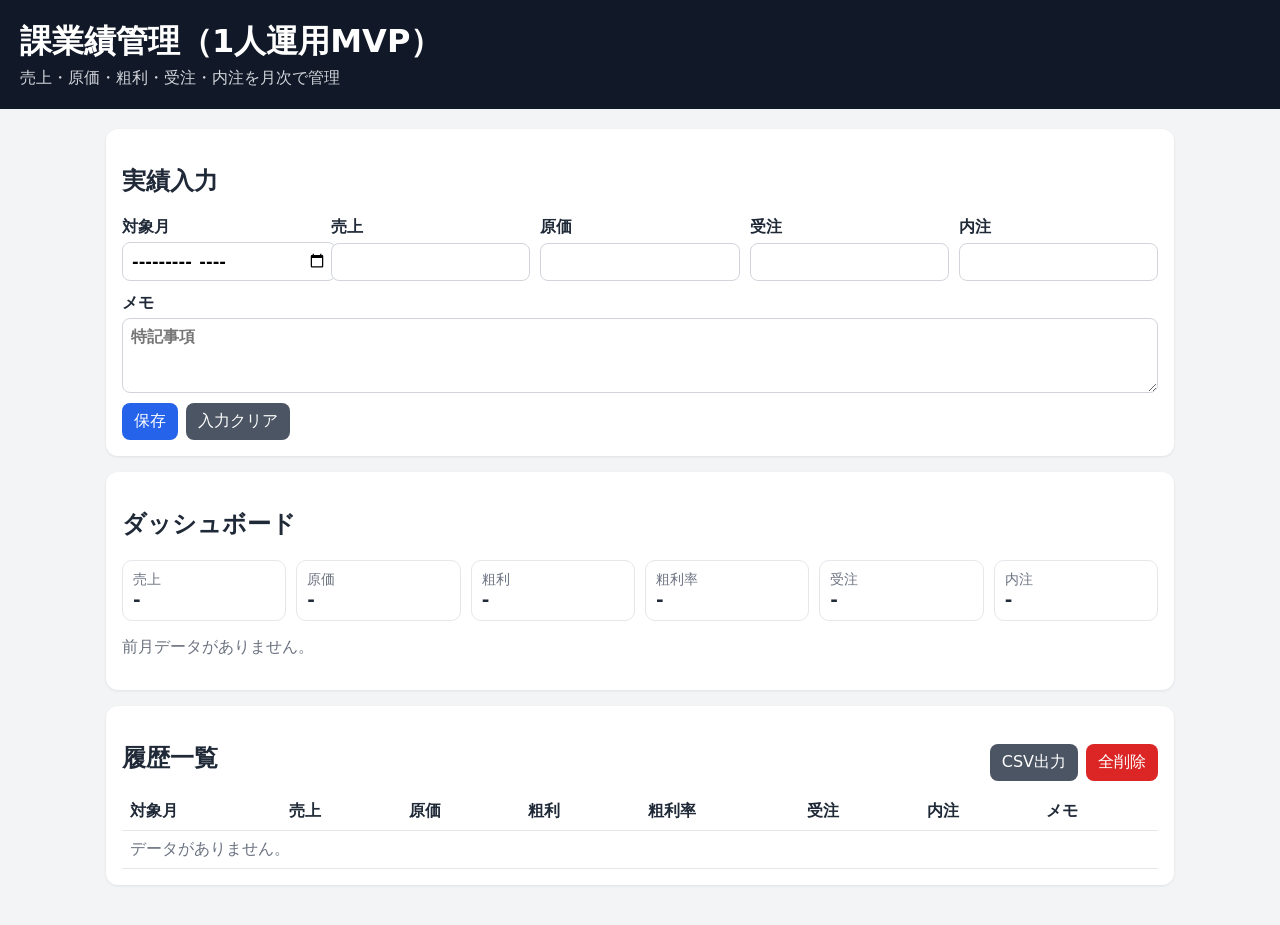
<file: app/index.html>
<!doctype html>
<html lang="ja">
  <head>
    <meta charset="UTF-8" />
    <meta name="viewport" content="width=device-width, initial-scale=1.0" />
    <title>課業績管理MVP</title>
    <link rel="stylesheet" href="./styles.css" />
  </head>
  <body>
    <header>
      <h1>課業績管理（1人運用MVP）</h1>
      <p>売上・原価・粗利・受注・内注を月次で管理</p>
    </header>

    <main>
      <section class="card">
        <h2>実績入力</h2>
        <form id="performance-form">
          <div class="grid">
            <label>
              対象月
              <input type="month" id="targetMonth" required />
            </label>
            <label>
              売上
              <input type="number" id="revenue" min="0" step="0.01" required />
            </label>
            <label>
              原価
              <input type="number" id="cost" min="0" step="0.01" required />
            </label>
            <label>
              受注
              <input type="number" id="ordersReceived" min="0" step="0.01" required />
            </label>
            <label>
              内注
              <input type="number" id="internalOrders" min="0" step="0.01" required />
            </label>
          </div>
          <label>
            メモ
            <textarea id="note" rows="3" placeholder="特記事項"></textarea>
          </label>
          <div class="actions">
            <button type="submit">保存</button>
            <button type="button" id="reset-button" class="secondary">入力クリア</button>
          </div>
        </form>
      </section>

      <section class="card" id="dashboard">
        <h2>ダッシュボード</h2>
        <div class="kpi-grid">
          <div><span>売上</span><strong id="dashRevenue">-</strong></div>
          <div><span>原価</span><strong id="dashCost">-</strong></div>
          <div><span>粗利</span><strong id="dashGrossProfit">-</strong></div>
          <div><span>粗利率</span><strong id="dashGrossMargin">-</strong></div>
          <div><span>受注</span><strong id="dashOrders">-</strong></div>
          <div><span>内注</span><strong id="dashInternal">-</strong></div>
        </div>
        <p id="comparison" class="muted">前月データがありません。</p>
      </section>

      <section class="card">
        <div class="history-header">
          <h2>履歴一覧</h2>
          <div class="actions">
            <button type="button" id="download-csv" class="secondary">CSV出力</button>
            <button type="button" id="clear-all" class="danger">全削除</button>
          </div>
        </div>
        <div class="table-wrap">
          <table>
            <thead>
              <tr>
                <th>対象月</th>
                <th>売上</th>
                <th>原価</th>
                <th>粗利</th>
                <th>粗利率</th>
                <th>受注</th>
                <th>内注</th>
                <th>メモ</th>
              </tr>
            </thead>
            <tbody id="history-body"></tbody>
          </table>
        </div>
      </section>
    </main>

    <script src="./app.js"></script>
  </body>
</html>
</file>
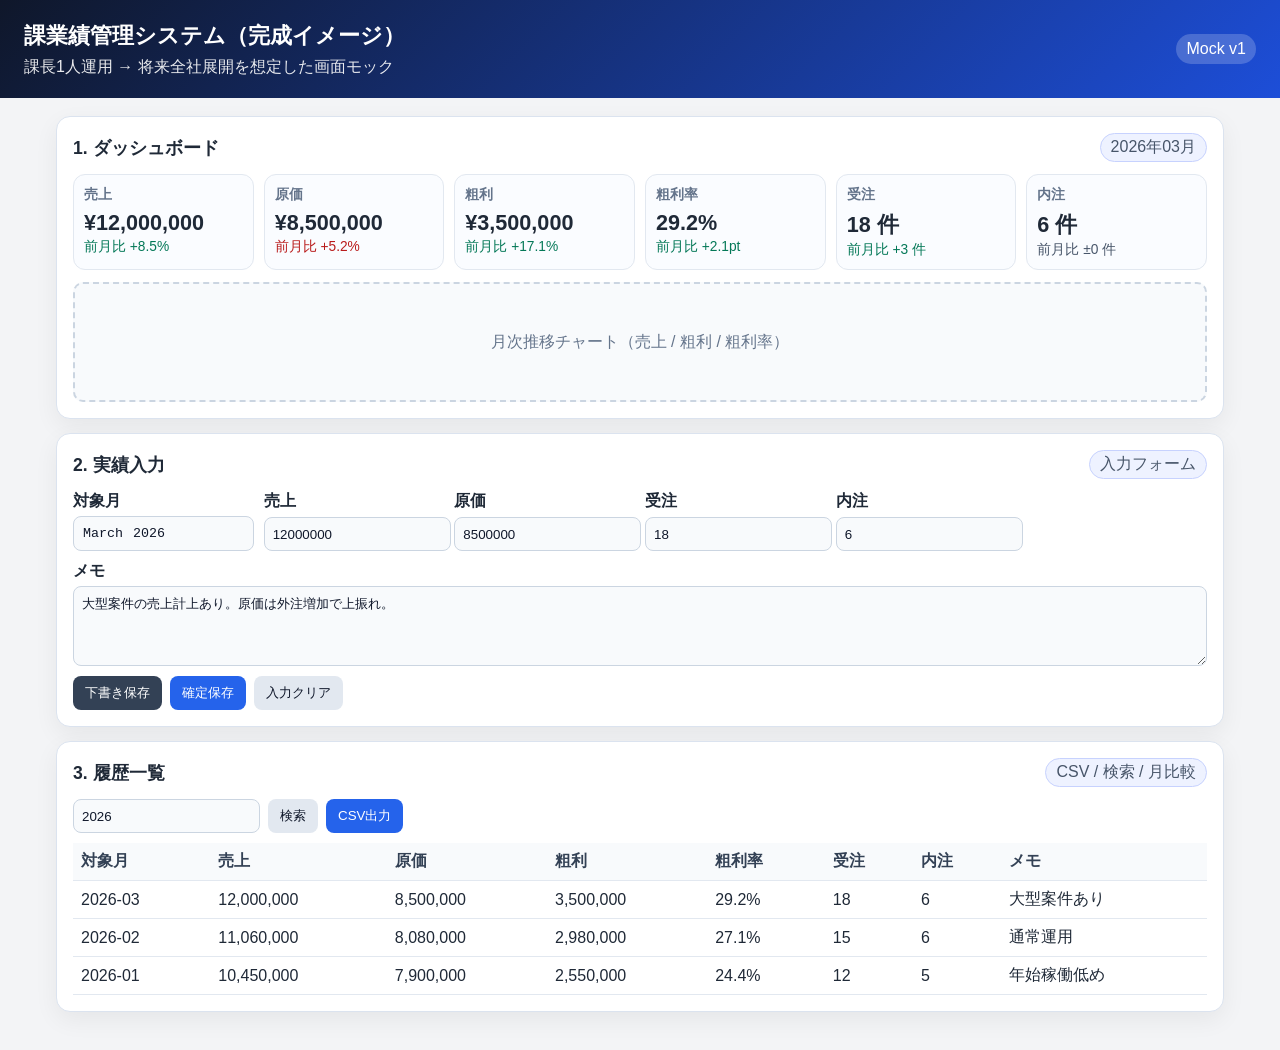
<file: app/mock.html>
<!doctype html>
<html lang="ja">
  <head>
    <meta charset="UTF-8" />
    <meta name="viewport" content="width=device-width, initial-scale=1.0" />
    <title>課業績管理 画面モック</title>
    <link rel="stylesheet" href="./mock.css" />
  </head>
  <body>
    <header class="topbar">
      <div>
        <h1>課業績管理システム（完成イメージ）</h1>
        <p>課長1人運用 → 将来全社展開を想定した画面モック</p>
      </div>
      <div class="badge">Mock v1</div>
    </header>

    <main>
      <section class="screen">
        <div class="screen-head">
          <h2>1. ダッシュボード</h2>
          <span>2026年03月</span>
        </div>

        <div class="kpi-grid">
          <article>
            <h3>売上</h3>
            <p class="value">¥12,000,000</p>
            <p class="delta plus">前月比 +8.5%</p>
          </article>
          <article>
            <h3>原価</h3>
            <p class="value">¥8,500,000</p>
            <p class="delta minus">前月比 +5.2%</p>
          </article>
          <article>
            <h3>粗利</h3>
            <p class="value">¥3,500,000</p>
            <p class="delta plus">前月比 +17.1%</p>
          </article>
          <article>
            <h3>粗利率</h3>
            <p class="value">29.2%</p>
            <p class="delta plus">前月比 +2.1pt</p>
          </article>
          <article>
            <h3>受注</h3>
            <p class="value">18 件</p>
            <p class="delta plus">前月比 +3 件</p>
          </article>
          <article>
            <h3>内注</h3>
            <p class="value">6 件</p>
            <p class="delta">前月比 ±0 件</p>
          </article>
        </div>

        <div class="chart-placeholder">月次推移チャート（売上 / 粗利 / 粗利率）</div>
      </section>

      <section class="screen">
        <div class="screen-head">
          <h2>2. 実績入力</h2>
          <span>入力フォーム</span>
        </div>

        <div class="form-grid">
          <label>対象月<input type="month" value="2026-03" disabled /></label>
          <label>売上<input type="text" value="12000000" disabled /></label>
          <label>原価<input type="text" value="8500000" disabled /></label>
          <label>受注<input type="text" value="18" disabled /></label>
          <label>内注<input type="text" value="6" disabled /></label>
          <label class="wide">メモ<textarea disabled>大型案件の売上計上あり。原価は外注増加で上振れ。</textarea></label>
        </div>

        <div class="actions">
          <button>下書き保存</button>
          <button class="primary">確定保存</button>
          <button class="ghost">入力クリア</button>
        </div>
      </section>

      <section class="screen">
        <div class="screen-head">
          <h2>3. 履歴一覧</h2>
          <span>CSV / 検索 / 月比較</span>
        </div>

        <div class="toolbar">
          <input type="text" value="2026" disabled />
          <button class="ghost">検索</button>
          <button class="primary">CSV出力</button>
        </div>

        <table>
          <thead>
            <tr>
              <th>対象月</th>
              <th>売上</th>
              <th>原価</th>
              <th>粗利</th>
              <th>粗利率</th>
              <th>受注</th>
              <th>内注</th>
              <th>メモ</th>
            </tr>
          </thead>
          <tbody>
            <tr>
              <td>2026-03</td>
              <td>12,000,000</td>
              <td>8,500,000</td>
              <td>3,500,000</td>
              <td>29.2%</td>
              <td>18</td>
              <td>6</td>
              <td>大型案件あり</td>
            </tr>
            <tr>
              <td>2026-02</td>
              <td>11,060,000</td>
              <td>8,080,000</td>
              <td>2,980,000</td>
              <td>27.1%</td>
              <td>15</td>
              <td>6</td>
              <td>通常運用</td>
            </tr>
            <tr>
              <td>2026-01</td>
              <td>10,450,000</td>
              <td>7,900,000</td>
              <td>2,550,000</td>
              <td>24.4%</td>
              <td>12</td>
              <td>5</td>
              <td>年始稼働低め</td>
            </tr>
          </tbody>
        </table>
      </section>
    </main>
  </body>
</html>
</file>
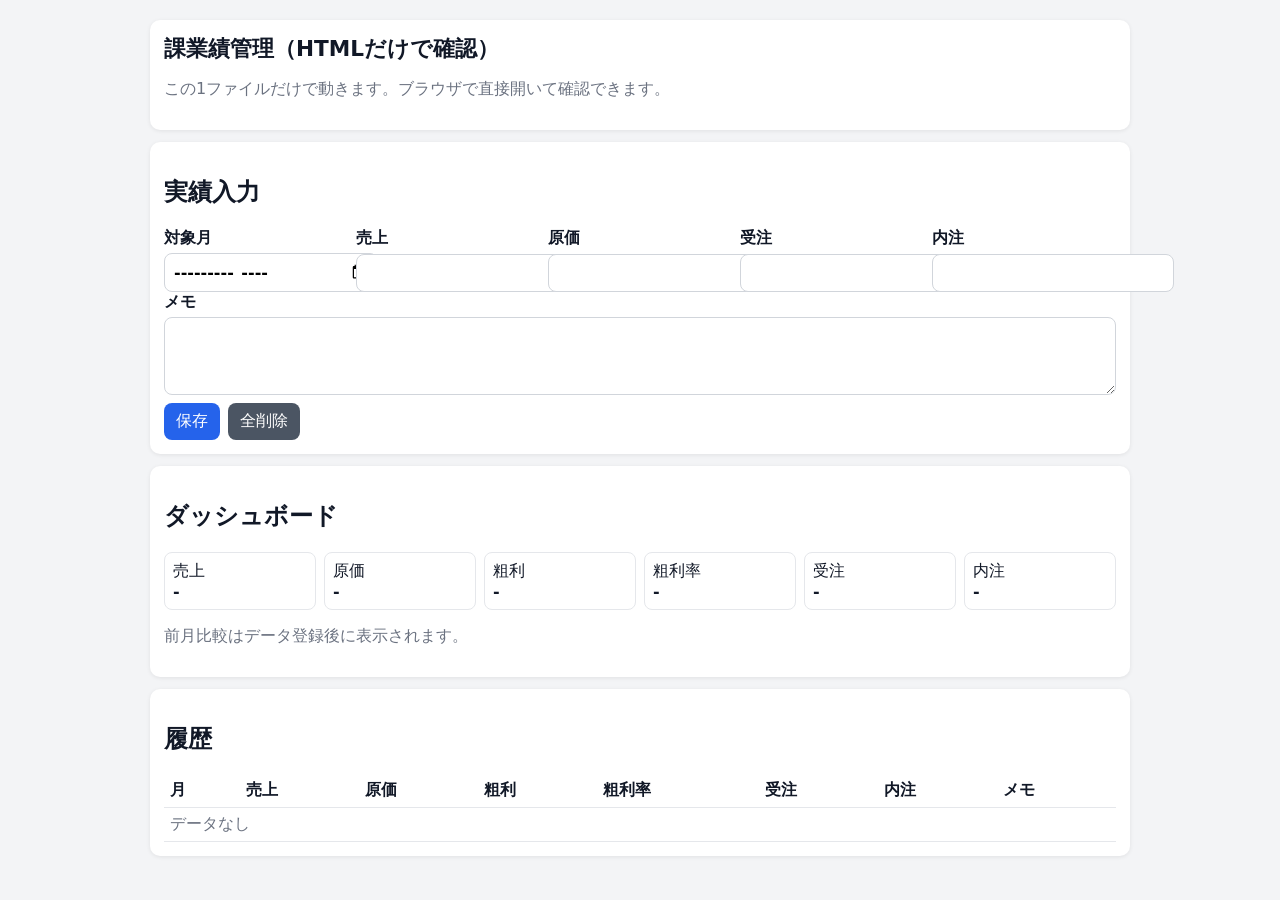
<file: app/quick-check.html>
<!doctype html>
<html lang="ja">
<head>
  <meta charset="UTF-8" />
  <meta name="viewport" content="width=device-width, initial-scale=1.0" />
  <title>課業績管理 クイック確認版</title>
  <style>
    body { font-family: system-ui, sans-serif; margin: 0; background:#f3f4f6; color:#111827; }
    .wrap { max-width: 980px; margin: 20px auto; padding: 0 16px; display:grid; gap:12px; }
    .card { background:#fff; border-radius:10px; padding:14px; box-shadow:0 1px 4px rgba(0,0,0,.08); }
    h1 { margin:0 0 6px; font-size:1.35rem; }
    .grid { display:grid; grid-template-columns: repeat(auto-fit,minmax(150px,1fr)); gap:8px; }
    label { display:grid; gap:4px; font-weight:600; }
    input, textarea, button { font: inherit; }
    input, textarea { border:1px solid #d1d5db; border-radius:8px; padding:8px; }
    textarea { min-height:60px; }
    button { border:0; border-radius:8px; padding:8px 12px; background:#2563eb; color:#fff; cursor:pointer; }
    button.sub { background:#4b5563; }
    table { width:100%; border-collapse:collapse; }
    th, td { border-bottom:1px solid #e5e7eb; padding:6px; text-align:left; white-space:nowrap; }
    .kpis { display:grid; grid-template-columns:repeat(auto-fit,minmax(140px,1fr)); gap:8px; }
    .kpis div { border:1px solid #e5e7eb; border-radius:8px; padding:8px; }
    .muted { color:#6b7280; }
  </style>
</head>
<body>
  <div class="wrap">
    <div class="card">
      <h1>課業績管理（HTMLだけで確認）</h1>
      <p class="muted">この1ファイルだけで動きます。ブラウザで直接開いて確認できます。</p>
    </div>

    <section class="card">
      <h2>実績入力</h2>
      <form id="f">
        <div class="grid">
          <label>対象月<input id="m" type="month" required></label>
          <label>売上<input id="r" type="number" min="0" required></label>
          <label>原価<input id="c" type="number" min="0" required></label>
          <label>受注<input id="o" type="number" min="0" required></label>
          <label>内注<input id="i" type="number" min="0" required></label>
        </div>
        <label>メモ<textarea id="n"></textarea></label>
        <div style="display:flex; gap:8px; margin-top:8px;">
          <button type="submit">保存</button>
          <button type="button" class="sub" id="clr">全削除</button>
        </div>
      </form>
    </section>

    <section class="card">
      <h2>ダッシュボード</h2>
      <div class="kpis">
        <div>売上<br><strong id="dr">-</strong></div>
        <div>原価<br><strong id="dc">-</strong></div>
        <div>粗利<br><strong id="dg">-</strong></div>
        <div>粗利率<br><strong id="dm">-</strong></div>
        <div>受注<br><strong id="do">-</strong></div>
        <div>内注<br><strong id="di">-</strong></div>
      </div>
      <p id="cmp" class="muted">前月比較はデータ登録後に表示されます。</p>
    </section>

    <section class="card">
      <h2>履歴</h2>
      <table>
        <thead><tr><th>月</th><th>売上</th><th>原価</th><th>粗利</th><th>粗利率</th><th>受注</th><th>内注</th><th>メモ</th></tr></thead>
        <tbody id="tb"></tbody>
      </table>
    </section>
  </div>

  <script>
    const KEY = 'pms_quick_html_only_v1';
    const $ = (id)=>document.getElementById(id);
    const num = (v)=>Number(v||0);
    const fmt = (v)=>num(v).toLocaleString('ja-JP');
    const gp = (x)=>num(x.r)-num(x.c);
    const gm = (x)=>num(x.r)===0?0:gp(x)/num(x.r);
    const rows = ()=>JSON.parse(localStorage.getItem(KEY)||'[]');
    const save = (v)=>localStorage.setItem(KEY, JSON.stringify(v));

    function render(){
      const list = rows().sort((a,b)=>b.m.localeCompare(a.m));
      const tb = $('tb');
      tb.innerHTML = list.length ? list.map(x=>`<tr><td>${x.m}</td><td>${fmt(x.r)}</td><td>${fmt(x.c)}</td><td>${fmt(gp(x))}</td><td>${(gm(x)*100).toFixed(1)}%</td><td>${fmt(x.o)}</td><td>${fmt(x.i)}</td><td>${x.n||''}</td></tr>`).join('') : '<tr><td colspan="8" class="muted">データなし</td></tr>';

      if(!list.length){ ['dr','dc','dg','dm','do','di'].forEach(id=>$(id).textContent='-'); $('cmp').textContent='前月比較はデータ登録後に表示されます。'; return; }
      const a=list[0], b=list[1];
      $('dr').textContent=fmt(a.r); $('dc').textContent=fmt(a.c); $('dg').textContent=fmt(gp(a)); $('dm').textContent=(gm(a)*100).toFixed(1)+'%'; $('do').textContent=fmt(a.o); $('di').textContent=fmt(a.i);
      if(!b){ $('cmp').textContent='前月データなし'; return; }
      const d=num(a.r)-num(b.r), rate=num(b.r)===0?0:d/num(b.r);
      $('cmp').textContent=`前月比 売上: ${d>=0?'+':''}${fmt(d)} (${(rate*100).toFixed(1)}%)`;
    }

    $('f').addEventListener('submit', (e)=>{
      e.preventDefault();
      const rec = { m:$('m').value, r:num($('r').value), c:num($('c').value), o:num($('o').value), i:num($('i').value), n:$('n').value.trim() };
      const list = rows();
      const ix = list.findIndex(x=>x.m===rec.m);
      if(ix>=0) list[ix]=rec; else list.push(rec);
      save(list); e.target.reset(); render();
    });

    $('clr').addEventListener('click', ()=>{ if(confirm('全削除しますか？')){ save([]); render(); } });
    render();
  </script>
</body>
</html>
</file>
<file: app/styles.css>
:root {
  font-family: system-ui, -apple-system, "Segoe UI", sans-serif;
  color: #1f2937;
  background: #f3f4f6;
}

* {
  box-sizing: border-box;
}

body {
  margin: 0;
}

header {
  background: #111827;
  color: #fff;
  padding: 20px;
}

header h1 {
  margin: 0;
}

header p {
  margin: 4px 0 0;
  color: #d1d5db;
}

main {
  max-width: 1100px;
  margin: 20px auto;
  padding: 0 16px 20px;
  display: grid;
  gap: 16px;
}

.card {
  background: #fff;
  border-radius: 12px;
  padding: 16px;
  box-shadow: 0 1px 3px rgba(0, 0, 0, 0.08);
}

.grid {
  display: grid;
  grid-template-columns: repeat(auto-fit, minmax(140px, 1fr));
  gap: 10px;
  margin-bottom: 12px;
}

label {
  font-weight: 600;
  display: grid;
  gap: 4px;
}

input,
textarea,
button {
  font: inherit;
}

input,
textarea {
  width: 100%;
  border: 1px solid #d1d5db;
  border-radius: 8px;
  padding: 8px;
}

.actions {
  display: flex;
  gap: 8px;
  margin-top: 10px;
}

button {
  border: 0;
  border-radius: 8px;
  padding: 8px 12px;
  background: #2563eb;
  color: #fff;
  cursor: pointer;
}

button.secondary {
  background: #4b5563;
}

button.danger {
  background: #dc2626;
}

.kpi-grid {
  display: grid;
  grid-template-columns: repeat(auto-fit, minmax(140px, 1fr));
  gap: 10px;
}

.kpi-grid div {
  border: 1px solid #e5e7eb;
  border-radius: 10px;
  padding: 10px;
}

.kpi-grid span {
  display: block;
  color: #6b7280;
  font-size: 0.85rem;
}

.kpi-grid strong {
  font-size: 1.15rem;
}

.muted {
  color: #6b7280;
}

.history-header {
  display: flex;
  justify-content: space-between;
  align-items: center;
  gap: 8px;
}

.table-wrap {
  overflow-x: auto;
}

table {
  width: 100%;
  border-collapse: collapse;
}

th,
td {
  border-bottom: 1px solid #e5e7eb;
  text-align: left;
  padding: 8px;
  white-space: nowrap;
}
</file>
<file: app/mock.css>
:root {
  color: #1f2937;
  background: #f3f4f6;
  font-family: "Inter", "Hiragino Kaku Gothic ProN", sans-serif;
}

* { box-sizing: border-box; }
body { margin: 0; }

.topbar {
  background: linear-gradient(135deg, #0f172a, #1d4ed8);
  color: white;
  padding: 20px 24px;
  display: flex;
  align-items: center;
  justify-content: space-between;
}

.topbar h1 { margin: 0; font-size: 1.4rem; }
.topbar p { margin: 6px 0 0; opacity: 0.9; }
.badge { background: rgba(255,255,255,.2); padding: 6px 10px; border-radius: 999px; }

main {
  max-width: 1200px;
  margin: 18px auto;
  padding: 0 16px 20px;
  display: grid;
  gap: 14px;
}

.screen {
  background: white;
  border-radius: 14px;
  border: 1px solid #dbe3ef;
  box-shadow: 0 8px 24px rgba(2, 6, 23, 0.06);
  padding: 16px;
}

.screen-head {
  display: flex;
  justify-content: space-between;
  align-items: center;
  margin-bottom: 12px;
}

.screen-head h2 { margin: 0; font-size: 1.1rem; }
.screen-head span {
  color: #475569;
  background: #eef2ff;
  border: 1px solid #c7d2fe;
  border-radius: 999px;
  padding: 3px 10px;
}

.kpi-grid {
  display: grid;
  grid-template-columns: repeat(auto-fit, minmax(165px, 1fr));
  gap: 10px;
}

.kpi-grid article {
  border: 1px solid #e2e8f0;
  border-radius: 12px;
  padding: 10px;
  background: #fafcff;
}

.kpi-grid h3 { margin: 0; color: #64748b; font-size: .88rem; }
.value { margin: 6px 0 2px; font-size: 1.35rem; font-weight: 700; }
.delta { margin: 0; font-size: .86rem; color: #475569; }
.delta.plus { color: #047857; }
.delta.minus { color: #b91c1c; }

.chart-placeholder {
  margin-top: 12px;
  border: 2px dashed #cbd5e1;
  border-radius: 10px;
  height: 120px;
  display: grid;
  place-items: center;
  color: #64748b;
  background: #f8fafc;
}

.form-grid {
  display: grid;
  grid-template-columns: repeat(auto-fit, minmax(180px, 1fr));
  gap: 10px;
}

label { display: grid; gap: 4px; font-weight: 600; }
input, textarea {
  border: 1px solid #cbd5e1;
  background: #f8fafc;
  border-radius: 8px;
  padding: 8px;
  color: #0f172a;
}
textarea { min-height: 80px; resize: vertical; }
.wide { grid-column: 1 / -1; }

.actions, .toolbar { display: flex; gap: 8px; margin-top: 10px; }
button {
  border: none;
  border-radius: 8px;
  padding: 8px 12px;
  background: #334155;
  color: white;
}
button.primary { background: #2563eb; }
button.ghost { background: #e2e8f0; color: #0f172a; }

table { width: 100%; border-collapse: collapse; margin-top: 10px; }
th, td {
  border-bottom: 1px solid #e2e8f0;
  text-align: left;
  white-space: nowrap;
  padding: 8px;
}
th { background: #f8fafc; color: #334155; }
</file>
